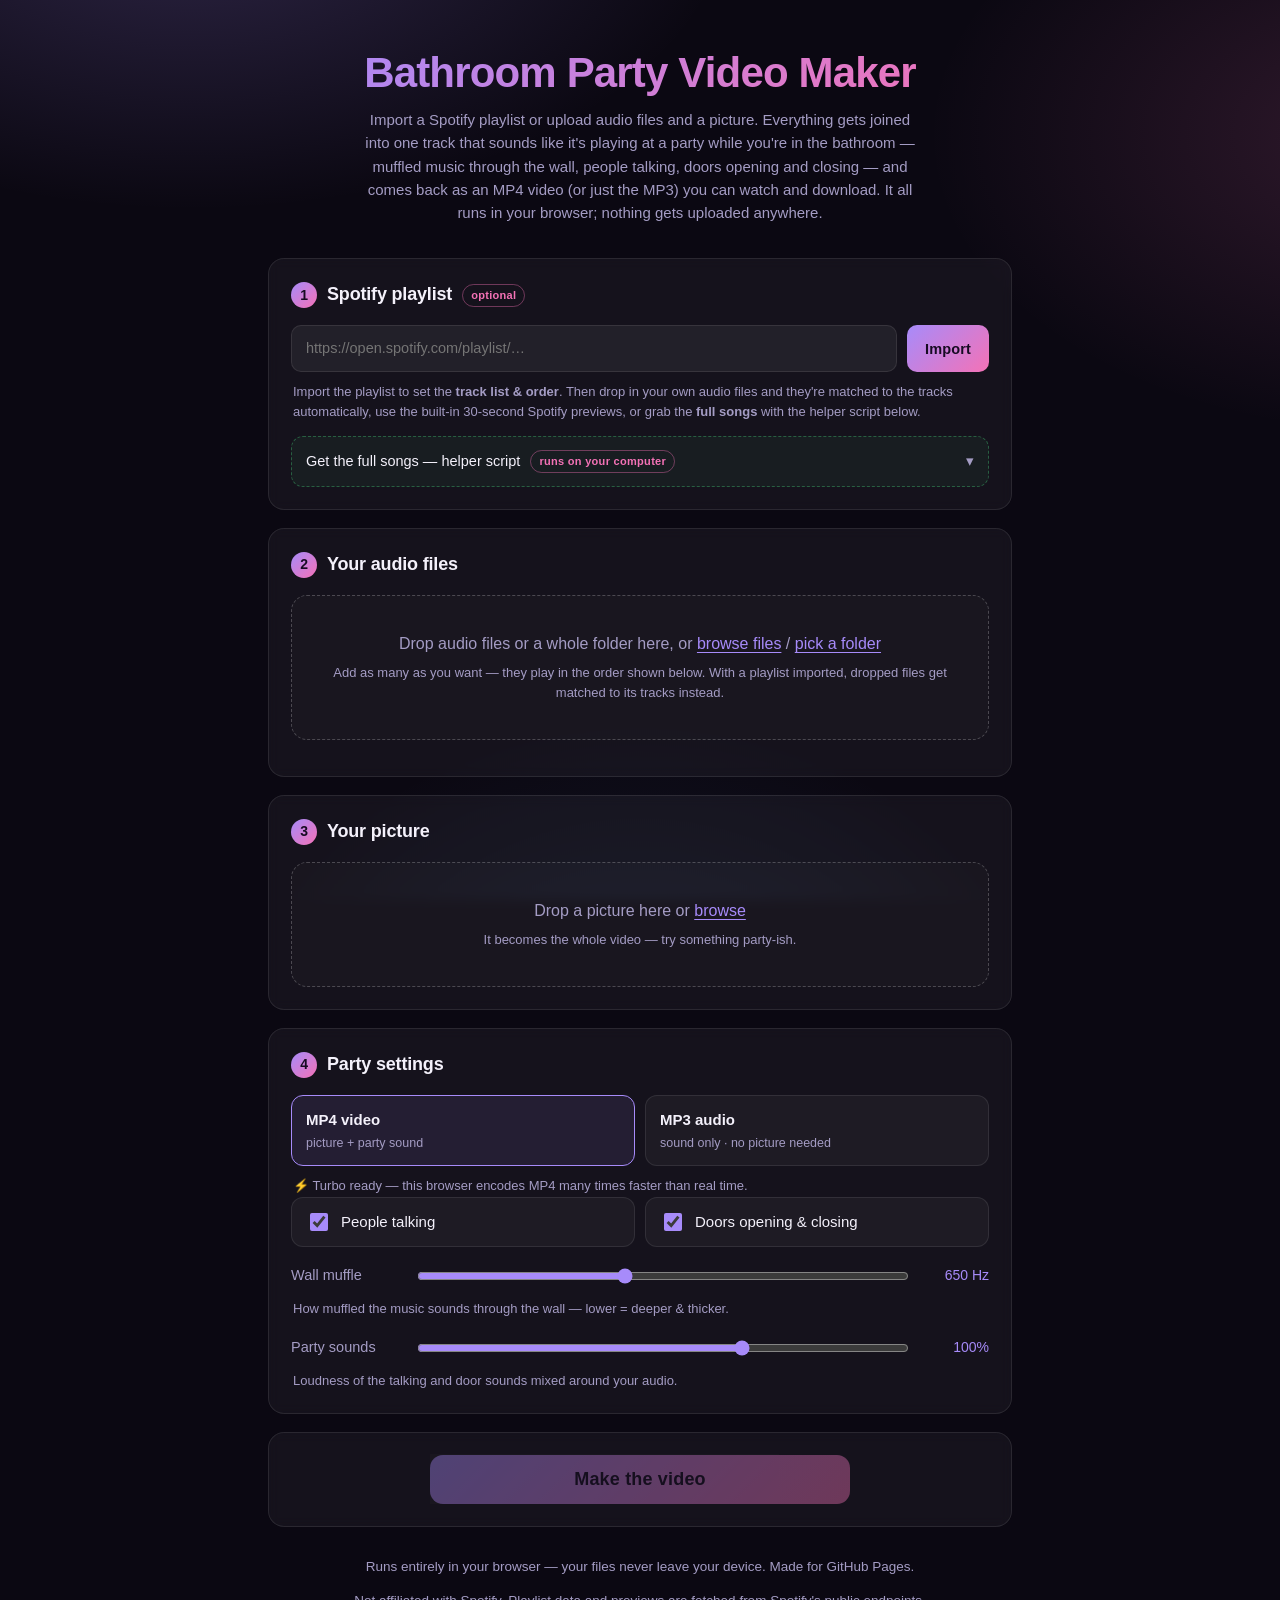
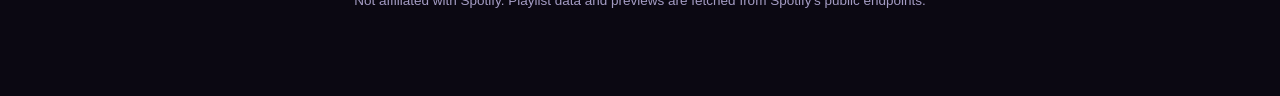
<file: index.html>
<!DOCTYPE html>
<html lang="en">
<head>
  <meta charset="UTF-8">
  <meta name="viewport" content="width=device-width, initial-scale=1">
  <title>Bathroom Party Video Maker</title>
  <meta name="description" content="Join audio files, make them sound like a party outside the bathroom you are sitting in, and export a video with your picture — all in your browser.">
  <link rel="icon" href="data:,">
  <link rel="stylesheet" href="style.css">
</head>
<body>
<div class="wrap">

  <header class="page">
    <h1>Bathroom Party Video Maker</h1>
    <p class="tagline">
      Import a Spotify playlist or upload audio files and a picture. Everything gets joined
      into one track that sounds like it's playing at a party while you're in the bathroom —
      muffled music through the wall, people talking, doors opening and closing — and comes
      back as an MP4 video (or just the MP3) you can watch and download. It all runs in your
      browser; nothing gets uploaded anywhere.
    </p>
  </header>

  <main>

    <section class="card" id="card-spotify">
      <h2><span class="step">1</span>Spotify playlist <span class="badge">optional</span></h2>
      <div class="sp-row">
        <input type="url" id="sp-url" placeholder="https://open.spotify.com/playlist/…" spellcheck="false" autocomplete="off">
        <button id="sp-import" class="primary small" type="button">Import</button>
      </div>
      <p class="hint">Import the playlist to set the <b>track list &amp; order</b>. Then drop in your own audio files and they're matched to the tracks automatically, use the built-in 30-second Spotify previews, or grab the <b>full songs</b> with the helper script below.</p>

      <div id="sp-progress" class="hidden">
        <div class="mini-progress"><div id="sp-progress-fill"></div></div>
        <span class="mini-text" id="sp-progress-text">Loading playlist…</span>
      </div>

      <div id="sp-error" class="sp-error hidden">
        <p>Couldn't load that playlist. It may be <b>private</b>, deleted, or the public importer is busy — check the link and try again, connect your own free Spotify app below for a reliable import (works with private playlists too), or run the <b>helper script</b> further down and load the <code>playlist.json</code> it saves.</p>
      </div>

      <div id="sp-connect" class="sp-connect hidden">
        <p class="hint"><b>One-time setup (~2 min):</b></p>
        <ol class="hint">
          <li>Open <a href="https://developer.spotify.com/dashboard" target="_blank" rel="noopener">developer.spotify.com/dashboard</a> and click <b>Create app</b> (any name works).</li>
          <li>In its settings, add the redirect URI <code id="sp-redirect-uri"></code></li>
          <li>Copy the <b>Client ID</b> into the box below and connect:</li>
        </ol>
        <div class="sp-row">
          <input type="text" id="sp-cid" placeholder="Paste your Spotify Client ID" spellcheck="false" autocomplete="off">
          <button id="sp-connect-btn" class="ghost small" type="button">Connect Spotify</button>
        </div>
        <p class="hint">The Client ID is stored only in your browser and used only to read the playlist you paste.</p>
      </div>

      <div id="sp-panel" class="hidden">
        <div class="sp-head">
          <img id="sp-cover" alt="Playlist cover">
          <div class="sp-headtext">
            <p class="sp-name" id="sp-name"></p>
            <p class="sp-meta" id="sp-meta"></p>
          </div>
          <button id="sp-forget" class="icon" type="button" title="Forget this playlist">✕</button>
        </div>
        <p class="hint">Drop your audio files in step 2 — they'll be matched to these tracks automatically. Use <b>▶</b> to preview a track, build the video straight from Spotify's 30-second previews, or get the <b>full songs</b> with the helper script below.</p>
        <ul id="sp-tracks" class="sp-tracks"></ul>
        <div id="sp-nomatch" class="sp-nomatch hidden"></div>
        <div class="sp-actions">
          <button id="sp-apply" class="primary small" type="button">Use matched files</button>
          <button id="sp-use-previews" class="ghost small" type="button">Use 30s previews</button>
        </div>
        <p class="hint" id="sp-apply-hint"></p>
      </div>
      <input type="file" id="sp-file-pick" accept="audio/*,.mp3,.wav,.m4a,.aac,.ogg,.oga,.opus,.flac,.webm" hidden>

      <details id="sp-helper" class="sp-helper">
        <summary>Get the full songs — helper script <span class="badge">runs on your computer</span></summary>

        <p class="hint">Browsers aren't allowed to download whole songs from Spotify or YouTube — but this tiny Python script can. It reads the playlist and saves each song's audio from YouTube (the classic “metadata&nbsp;+&nbsp;YouTube” method, like <code>spotify-dl</code>, but with no account and no API keys). Files are named <code>01 - Artist - Title</code>, so they snap into the playlist order automatically when you drop them in.</p>
        <ol class="hint">
          <li>One-time setup: <a href="https://github.com/yt-dlp/yt-dlp/wiki/Installation" target="_blank" rel="noopener">install yt-dlp</a>, and <a href="spotify_helper.py" download>download spotify_helper.py</a> (it sits next to this page — keep it anywhere on your computer).</li>
          <li>Run it with your playlist link:
            <span class="cmd-row">
              <code class="cmd" id="sp-helper-cmd">python3 spotify_helper.py "https://open.spotify.com/playlist/…"</code>
              <button id="sp-helper-copy" class="ghost small" type="button">Copy</button>
            </span>
          </li>
          <li>Drop the <code>spotify-tracks</code> folder it creates into step 2 — done.</li>
        </ol>
        <p class="hint">The script also saves <code>playlist.json</code>. If the import above ever fails, <button id="sp-load-json" class="linklike" type="button">load playlist.json</button> to get the track list offline instead.
          <span class="hint-sub">For personal use — please respect Spotify's &amp; YouTube's terms and support the artists.</span>
        </p>
        <input type="file" id="sp-json-input" accept=".json,application/json" hidden>
      </details>
    </section>

    <section class="card">
      <h2><span class="step">2</span>Your audio files</h2>
      <div id="drop-audio" class="dropzone" role="button" tabindex="0" aria-label="Add audio files">
        <input type="file" id="audio-input" accept="audio/*,.mp3,.wav,.m4a,.aac,.ogg,.oga,.opus,.flac,.webm" multiple hidden>
        <input type="file" id="folder-input" webkitdirectory multiple hidden>
        <p>Drop audio files or a whole folder here, or <button id="browse-audio" class="linklike" type="button">browse files</button> / <button id="browse-folder" class="linklike" type="button">pick a folder</button></p>
        <p class="hint">Add as many as you want — they play in the order shown below. With a playlist imported, dropped files get matched to its tracks instead.</p>
      </div>
      <ul id="audio-list" class="file-list"></ul>
      <button id="audio-clear" class="linklike hidden" type="button">clear all</button>
    </section>

    <section class="card">
      <h2><span class="step">3</span>Your picture</h2>
      <div id="drop-image" class="dropzone" role="button" tabindex="0" aria-label="Add a picture">
        <input type="file" id="image-input" accept="image/*,.png,.jpg,.jpeg,.webp,.gif,.bmp,.avif" hidden>
        <p>Drop a picture here or <button id="browse-image" class="linklike" type="button">browse</button></p>
        <p class="hint">It becomes the whole video — try something party-ish.</p>
        <p class="hint" id="image-note"></p>
      </div>
      <div id="image-preview" class="image-preview hidden">
        <img id="image-thumb" alt="Your selected picture">
      </div>
    </section>

    <section class="card">
      <h2><span class="step">4</span>Party settings</h2>
      <div class="fmt-row" role="radiogroup" aria-label="Output format">
        <label class="fmt">
          <input type="radio" name="fmt" value="mp4" checked>
          <span class="fmt-box">
            <span class="fmt-name">MP4 video</span>
            <span class="fmt-sub">picture + party sound</span>
          </span>
        </label>
        <label class="fmt">
          <input type="radio" name="fmt" value="mp3">
          <span class="fmt-box">
            <span class="fmt-name">MP3 audio</span>
            <span class="fmt-sub">sound only · no picture needed</span>
          </span>
        </label>
      </div>
      <p class="hint" id="fmt-hint"></p>
      <div class="checks">
        <label class="check"><input type="checkbox" id="opt-talking" checked> People talking</label>
        <label class="check"><input type="checkbox" id="opt-doors" checked> Doors opening &amp; closing</label>
      </div>
      <div class="slider-row">
        <label for="opt-muffle">Wall muffle</label>
        <input type="range" id="opt-muffle" min="250" max="1200" step="10" value="650">
        <span class="val" id="muffle-val">650 Hz</span>
      </div>
      <p class="hint">How muffled the music sounds through the wall — lower = deeper &amp; thicker.</p>
      <div class="slider-row">
        <label for="opt-volume">Party sounds</label>
        <input type="range" id="opt-volume" min="0" max="150" step="5" value="100">
        <span class="val" id="volume-val">100%</span>
      </div>
      <p class="hint">Loudness of the talking and door sounds mixed around your audio.</p>
    </section>

    <section class="card make">
      <button id="make-btn" class="primary" type="button" disabled>Make the video</button>
      <div id="status" class="status hidden">
        <div class="progress" role="progressbar" aria-label="Progress" aria-valuemin="0" aria-valuemax="100">
          <div id="progress-fill" class="fill"></div>
        </div>
        <p class="status-line"><span id="status-label">…</span><span id="progress-pct"></span></p>
      </div>
    </section>

    <section class="card hidden" id="step-result">
      <h2><span class="step">5</span><span id="result-title">Your video</span></h2>
      <video id="result-video" controls playsinline></video>
      <audio id="result-audio" controls class="hidden"></audio>
      <p class="hint" id="video-info"></p>
      <div class="result-btns">
        <a id="download-btn" class="primary download" download="bathroom-party-video.webm">Download video</a>
        <button id="remake-btn" class="ghost" type="button">Start over</button>
      </div>
    </section>

  </main>

  <footer>
    <p>Runs entirely in your browser — your files never leave your device. Made for GitHub Pages.</p>
    <p>Not affiliated with Spotify. Playlist data and previews are fetched from Spotify's public endpoints.</p>
  </footer>

</div>

<div id="toasts" aria-live="polite"></div>
<noscript><p style="text-align:center;color:#fb7185;padding:0 20px">This tool needs JavaScript to run — please enable it and reload.</p></noscript>
<!-- vendored libraries, so the site stays fully self-hosted on GitHub Pages:
     mp4-muxer (MIT, github.com/Vanilagy/mp4-muxer) and lamejs (LGPL, github.com/breezystack/lamejs) -->
<script src="mp4-muxer.min.js"></script>
<script src="lame.min.js"></script>
<script src="script.js"></script>
</body>
</html>
</file>
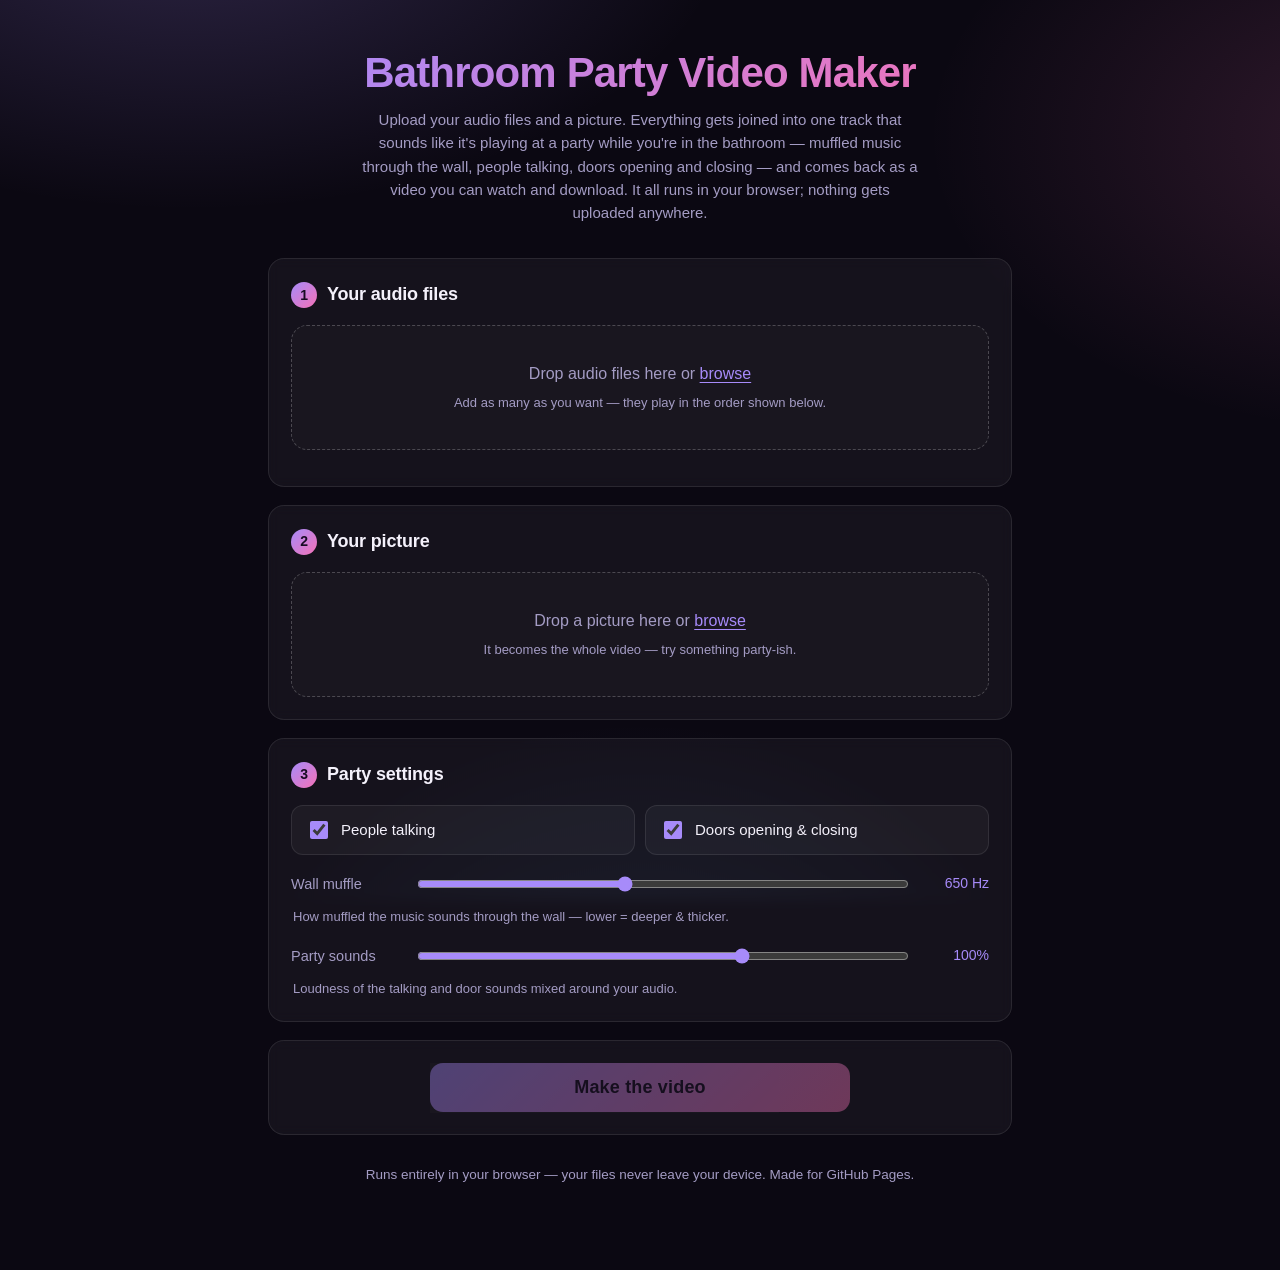
<file: index (2).html>
<!DOCTYPE html>
<html lang="en">
<head>
  <meta charset="UTF-8">
  <meta name="viewport" content="width=device-width, initial-scale=1">
  <title>Bathroom Party Video Maker</title>
  <meta name="description" content="Join audio files, make them sound like a party outside the bathroom you are sitting in, and export a video with your picture — all in your browser.">
  <link rel="icon" href="data:,">
  <link rel="stylesheet" href="style.css">
</head>
<body>
<div class="wrap">

  <header class="page">
    <h1>Bathroom Party Video Maker</h1>
    <p class="tagline">
      Upload your audio files and a picture. Everything gets joined into one track
      that sounds like it's playing at a party while you're in the bathroom — muffled
      music through the wall, people talking, doors opening and closing — and comes
      back as a video you can watch and download. It all runs in your browser;
      nothing gets uploaded anywhere.
    </p>
  </header>

  <main>

    <section class="card">
      <h2><span class="step">1</span>Your audio files</h2>
      <div id="drop-audio" class="dropzone" role="button" tabindex="0" aria-label="Add audio files">
        <input type="file" id="audio-input" accept="audio/*,.mp3,.wav,.m4a,.aac,.ogg,.oga,.opus,.flac,.webm" multiple hidden>
        <p>Drop audio files here or <button id="browse-audio" class="linklike" type="button">browse</button></p>
        <p class="hint">Add as many as you want — they play in the order shown below.</p>
      </div>
      <ul id="audio-list" class="file-list"></ul>
      <button id="audio-clear" class="linklike hidden" type="button">clear all</button>
    </section>

    <section class="card">
      <h2><span class="step">2</span>Your picture</h2>
      <div id="drop-image" class="dropzone" role="button" tabindex="0" aria-label="Add a picture">
        <input type="file" id="image-input" accept="image/*,.png,.jpg,.jpeg,.webp,.gif,.bmp,.avif" hidden>
        <p>Drop a picture here or <button id="browse-image" class="linklike" type="button">browse</button></p>
        <p class="hint">It becomes the whole video — try something party-ish.</p>
      </div>
      <div id="image-preview" class="image-preview hidden">
        <img id="image-thumb" alt="Your selected picture">
      </div>
    </section>

    <section class="card">
      <h2><span class="step">3</span>Party settings</h2>
      <div class="checks">
        <label class="check"><input type="checkbox" id="opt-talking" checked> People talking</label>
        <label class="check"><input type="checkbox" id="opt-doors" checked> Doors opening &amp; closing</label>
      </div>
      <div class="slider-row">
        <label for="opt-muffle">Wall muffle</label>
        <input type="range" id="opt-muffle" min="250" max="1200" step="10" value="650">
        <span class="val" id="muffle-val">650 Hz</span>
      </div>
      <p class="hint">How muffled the music sounds through the wall — lower = deeper &amp; thicker.</p>
      <div class="slider-row">
        <label for="opt-volume">Party sounds</label>
        <input type="range" id="opt-volume" min="0" max="150" step="5" value="100">
        <span class="val" id="volume-val">100%</span>
      </div>
      <p class="hint">Loudness of the talking and door sounds mixed around your audio.</p>
    </section>

    <section class="card make">
      <button id="make-btn" class="primary" type="button" disabled>Make the video</button>
      <div id="status" class="status hidden">
        <div class="progress" role="progressbar" aria-label="Progress" aria-valuemin="0" aria-valuemax="100">
          <div id="progress-fill" class="fill"></div>
        </div>
        <p class="status-line"><span id="status-label">…</span><span id="progress-pct"></span></p>
      </div>
    </section>

    <section class="card hidden" id="step-result">
      <h2><span class="step">4</span>Your video</h2>
      <video id="result-video" controls playsinline></video>
      <p class="hint" id="video-info"></p>
      <div class="result-btns">
        <a id="download-btn" class="primary download" download="bathroom-party-video.webm">Download video</a>
        <button id="remake-btn" class="ghost" type="button">Start over</button>
      </div>
    </section>

  </main>

  <footer>
    <p>Runs entirely in your browser — your files never leave your device. Made for GitHub Pages.</p>
  </footer>

</div>

<div id="toasts" aria-live="polite"></div>
<noscript><p style="text-align:center;color:#fb7185;padding:0 20px">This tool needs JavaScript to run — please enable it and reload.</p></noscript>
<script src="script.js"></script>
</body>
</html>
</file>
<file: style.css>
/* Bathroom Party Video Maker — dark party theme */

* { box-sizing: border-box; }

:root {
  --bg: #0b0812;
  --panel: rgba(255, 255, 255, 0.045);
  --panel-brd: rgba(255, 255, 255, 0.09);
  --text: #f4f1fb;
  --muted: #a49cc4;
  --acc1: #a78bfa;
  --acc2: #f472b6;
  --grad: linear-gradient(135deg, var(--acc1), var(--acc2));
  --danger: #fb7185;
  --r: 16px;
}

html { color-scheme: dark; }

body {
  margin: 0;
  min-height: 100vh;
  background: var(--bg);
  color: var(--text);
  font: 16px/1.55 -apple-system, BlinkMacSystemFont, "Segoe UI", Roboto, Inter, "Helvetica Neue", Arial, sans-serif;
  background-image:
    radial-gradient(900px 500px at 15% -10%, rgba(167, 139, 250, 0.22), transparent 60%),
    radial-gradient(800px 500px at 110% 15%, rgba(244, 114, 182, 0.16), transparent 60%),
    radial-gradient(700px 600px at 50% 120%, rgba(96, 165, 250, 0.10), transparent 60%);
  background-attachment: fixed;
}

.wrap { max-width: 780px; margin: 0 auto; padding: 28px 18px 70px; }

/* ---------- header ---------- */
header.page { text-align: center; margin: 22px 0 34px; }
h1 {
  font-size: clamp(28px, 5.5vw, 42px);
  margin: 0 0 12px;
  letter-spacing: -0.02em;
  line-height: 1.1;
  background: var(--grad);
  -webkit-background-clip: text;
  background-clip: text;
  color: transparent;
}
.tagline { color: var(--muted); margin: 0 auto; max-width: 560px; font-size: 15px; }

/* ---------- cards / steps ---------- */
.card {
  background: var(--panel);
  border: 1px solid var(--panel-brd);
  border-radius: var(--r);
  padding: 22px;
  margin-bottom: 18px;
  backdrop-filter: blur(6px);
}
h2 {
  display: flex;
  align-items: center;
  gap: 10px;
  font-size: 18px;
  margin: 0 0 16px;
  letter-spacing: -0.01em;
}
.step {
  display: inline-flex;
  align-items: center;
  justify-content: center;
  width: 26px;
  height: 26px;
  border-radius: 999px;
  background: var(--grad);
  color: #170b23;
  font-size: 14px;
  font-weight: 800;
  flex: none;
}

/* ---------- dropzones ---------- */
.dropzone {
  border: 1.5px dashed rgba(255, 255, 255, 0.22);
  border-radius: var(--r);
  padding: 30px 20px;
  text-align: center;
  color: var(--muted);
  cursor: pointer;
  transition: border-color 0.2s, background 0.2s, transform 0.2s, color 0.2s;
  background: rgba(255, 255, 255, 0.02);
}
.dropzone p { margin: 6px 0; }
.dropzone:hover, .dropzone.drag, .dropzone:focus-visible {
  border-color: var(--acc1);
  background: rgba(167, 139, 250, 0.08);
  color: var(--text);
  outline: none;
}
.dropzone.drag { transform: scale(1.006); box-shadow: 0 0 0 4px rgba(167, 139, 250, 0.12); }
.dropzone.slim { padding: 14px; }

.hint { color: var(--muted); font-size: 13px; margin: 10px 2px 0; }

/* ---------- file list ---------- */
.file-list { list-style: none; margin: 14px 0 0; padding: 0; display: flex; flex-direction: column; gap: 8px; }
.file-row {
  display: flex;
  align-items: center;
  gap: 10px;
  background: rgba(255, 255, 255, 0.05);
  border: 1px solid var(--panel-brd);
  border-radius: 12px;
  padding: 9px 12px;
}
.file-num { color: var(--acc1); font-weight: 700; font-size: 14px; flex: none; }
.file-name {
  flex: 1;
  min-width: 0;
  overflow: hidden;
  text-overflow: ellipsis;
  white-space: nowrap;
  font-size: 14.5px;
}
.file-meta { color: var(--muted); font-size: 12.5px; flex: none; }
.row-btns { display: flex; gap: 6px; flex: none; }

button.icon {
  background: rgba(255, 255, 255, 0.07);
  border: 1px solid var(--panel-brd);
  color: var(--text);
  width: 30px;
  height: 28px;
  border-radius: 8px;
  cursor: pointer;
  font-size: 13px;
  line-height: 1;
  transition: background 0.15s;
}
button.icon:hover { background: rgba(255, 255, 255, 0.16); }
button.icon.remove:hover { background: rgba(251, 113, 133, 0.25); border-color: var(--danger); color: #fecdd3; }
button.icon:disabled { opacity: 0.35; cursor: default; }
button.icon:disabled:hover { background: rgba(255, 255, 255, 0.07); }

/* ---------- image preview ---------- */
.image-preview { margin-top: 14px; text-align: center; }
.image-preview img {
  max-width: 100%;
  max-height: 260px;
  border-radius: 14px;
  border: 1px solid var(--panel-brd);
  box-shadow: 0 10px 30px rgba(0, 0, 0, 0.35);
}

/* ---------- options ---------- */
.fmt-row { display: grid; grid-template-columns: 1fr 1fr; gap: 10px; margin-bottom: 4px; }
@media (max-width: 560px) { .fmt-row { grid-template-columns: 1fr; } }
.fmt { display: block; position: relative; }
.fmt input { position: absolute; opacity: 0; width: 1px; height: 1px; margin: 0; }
.fmt-box {
  display: flex; flex-direction: column; gap: 3px;
  border: 1px solid var(--panel-brd);
  background: rgba(255, 255, 255, 0.04);
  border-radius: 12px;
  padding: 12px 14px;
  cursor: pointer;
  height: 100%;
  transition: border-color 0.15s, background 0.15s;
}
.fmt:hover .fmt-box { border-color: rgba(167, 139, 250, 0.5); }
.fmt input:checked + .fmt-box { border-color: var(--acc1); background: rgba(167, 139, 250, 0.10); }
.fmt input:focus-visible + .fmt-box { outline: 2px solid var(--acc2); outline-offset: 2px; }
.fmt-name { font-weight: 700; font-size: 15px; }
.fmt-sub { color: var(--muted); font-size: 12.5px; }

.checks { display: grid; grid-template-columns: 1fr 1fr; gap: 10px; margin-bottom: 6px; }
@media (max-width: 560px) { .checks { grid-template-columns: 1fr; } }
.check {
  display: flex;
  align-items: center;
  gap: 10px;
  background: rgba(255, 255, 255, 0.04);
  border: 1px solid var(--panel-brd);
  border-radius: 12px;
  padding: 12px 14px;
  cursor: pointer;
  font-size: 15px;
  transition: border-color 0.15s, background 0.15s;
}
.check:hover { border-color: rgba(167, 139, 250, 0.5); }
.check input { width: 18px; height: 18px; accent-color: var(--acc1); cursor: pointer; }
.check input:disabled { opacity: 0.4; cursor: not-allowed; }

.slider-row {
  display: flex;
  align-items: center;
  gap: 14px;
  margin-top: 16px;
}
.slider-row label { flex: none; width: 110px; color: var(--muted); font-size: 14.5px; }
.slider-row input[type="range"] { flex: 1; accent-color: var(--acc1); height: 22px; cursor: pointer; }
.slider-row .val { flex: none; width: 64px; text-align: right; font-size: 14px; color: var(--acc1); font-variant-numeric: tabular-nums; }

/* ---------- buttons ---------- */
.linklike {
  background: none;
  border: none;
  color: var(--acc1);
  cursor: pointer;
  font: inherit;
  text-decoration: underline;
  text-underline-offset: 3px;
  padding: 0;
}
.linklike:hover { color: #c4b5fd; }
#audio-clear { display: inline-block; margin-top: 10px; font-size: 13px; }

.primary {
  display: inline-block;
  border: none;
  cursor: pointer;
  background: var(--grad);
  color: #170b23;
  font-weight: 800;
  font-size: 17px;
  padding: 14px 30px;
  border-radius: 13px;
  transition: transform 0.18s, box-shadow 0.18s, opacity 0.18s;
  text-decoration: none;
  letter-spacing: 0.01em;
}
.primary:hover:not(:disabled) { transform: translateY(-2px); box-shadow: 0 12px 32px rgba(167, 139, 250, 0.35); }
.primary:disabled { opacity: 0.4; cursor: not-allowed; }
.primary:focus-visible, .linklike:focus-visible, .icon:focus-visible, .ghost:focus-visible, .dropzone:focus-visible {
  outline: 2px solid var(--acc2);
  outline-offset: 2px;
}

.ghost {
  background: none;
  border: 1px solid var(--panel-brd);
  color: var(--muted);
  cursor: pointer;
  font: inherit;
  font-size: 15px;
  padding: 13px 22px;
  border-radius: 13px;
  transition: border-color 0.15s, color 0.15s;
}
.ghost:hover { border-color: var(--acc1); color: var(--text); }

.card.make { text-align: center; }
.card.make .primary { width: 100%; max-width: 420px; font-size: 18px; }

/* ---------- progress ---------- */
.status { margin-top: 18px; }
.progress {
  height: 14px;
  border-radius: 999px;
  background: rgba(255, 255, 255, 0.08);
  overflow: hidden;
  position: relative;
}
.progress .fill {
  height: 100%;
  width: 0%;
  border-radius: 999px;
  background: var(--grad);
  transition: width 0.25s ease;
}
.progress .fill.indeterminate {
  width: 38%;
  animation: slide 1.15s ease-in-out infinite;
}
@keyframes slide {
  0% { transform: translateX(-110%); }
  100% { transform: translateX(290%); }
}
@media (prefers-reduced-motion: reduce) {
  .progress .fill.indeterminate { animation: none; opacity: 0.7; }
}
.status-line {
  display: flex;
  justify-content: space-between;
  gap: 12px;
  color: var(--muted);
  font-size: 14px;
  margin: 9px 2px 0;
}
#progress-pct { font-variant-numeric: tabular-nums; color: var(--acc1); flex: none; }

/* ---------- result ---------- */
#step-result .hidden { display: none; }
#result-video {
  width: 100%;
  border-radius: 14px;
  background: #000;
  display: block;
  margin-bottom: 6px;
  max-height: 70vh;
}
#result-audio { width: 100%; display: block; margin: 4px 0 6px; }
.result-btns { display: flex; gap: 12px; flex-wrap: wrap; margin-top: 14px; }
.result-btns .download { font-size: 16px; }
.result-btns .ghost { padding: 13px 20px; }

/* ---------- footer ---------- */
footer { text-align: center; margin-top: 30px; }
footer p { color: var(--muted); font-size: 13.5px; }

/* ---------- toasts ---------- */
#toasts {
  position: fixed;
  right: 16px;
  bottom: 16px;
  display: flex;
  flex-direction: column;
  gap: 8px;
  z-index: 50;
  max-width: min(420px, 90vw);
}
.toast {
  background: #241a3a;
  border: 1px solid var(--panel-brd);
  border-left: 3px solid var(--acc1);
  padding: 11px 14px;
  border-radius: 10px;
  font-size: 14px;
  box-shadow: 0 8px 24px rgba(0, 0, 0, 0.4);
  transition: opacity 0.4s, transform 0.4s;
}
.toast.err { border-left-color: var(--danger); }
.toast.out { opacity: 0; transform: translateX(12px); }

/* ---------- busy state ---------- */
body.busy .dropzone, body.busy .file-list, body.busy .checks, body.busy .slider-row,
body.busy .fmt-row, body.busy #audio-clear, body.busy #card-spotify { pointer-events: none; opacity: 0.55; }

.hidden { display: none !important; }

/* ---------- spotify import ---------- */
.badge {
  font-size: 11px; font-weight: 600; color: var(--acc2);
  border: 1px solid rgba(244, 114, 182, 0.4);
  padding: 2px 8px; border-radius: 999px; letter-spacing: 0.3px;
}
.sp-row { display: flex; gap: 10px; margin-bottom: 8px; }
.sp-row input {
  flex: 1; min-width: 0;
  background: rgba(255, 255, 255, 0.06);
  border: 1px solid var(--panel-brd);
  color: var(--text);
  border-radius: 10px;
  padding: 11px 14px;
  font: inherit;
  font-size: 14.5px;
}
.sp-row input:focus-visible { outline: 2px solid var(--acc2); outline-offset: 1px; border-color: transparent; }
.primary.small, .ghost.small { padding: 10px 18px; font-size: 14.5px; border-radius: 10px; }

#sp-progress { margin: 6px 0 4px; }
.mini-progress { height: 7px; border-radius: 999px; background: rgba(255, 255, 255, 0.08); overflow: hidden; }
.mini-progress > div { height: 100%; width: 0%; background: var(--grad); border-radius: 999px; transition: width 0.2s; }
.mini-text { display: block; color: var(--muted); font-size: 13.5px; margin-top: 7px; }

.sp-error {
  border: 1px solid rgba(251, 113, 133, 0.35);
  background: rgba(251, 113, 133, 0.09);
  color: #fecdd3;
  border-radius: 12px;
  padding: 12px 14px;
  font-size: 14px;
  margin: 10px 0 4px;
}
.sp-error p { margin: 0; }

.sp-connect {
  border: 1px dashed rgba(167, 139, 250, 0.4);
  background: rgba(167, 139, 250, 0.06);
  border-radius: 12px;
  padding: 14px 16px;
  margin-top: 12px;
}
.sp-connect ol { margin: 6px 0 10px; padding-left: 20px; color: var(--muted); }
.sp-connect li { margin: 4px 0; }
.sp-connect code {
  background: rgba(255, 255, 255, 0.1);
  padding: 2px 6px; border-radius: 6px;
  font-size: 12.5px; word-break: break-all;
  color: var(--acc1);
}
.sp-connect a { color: var(--acc1); }

.sp-head { display: flex; align-items: center; gap: 14px; margin-bottom: 6px; }
.sp-head img {
  width: 64px; height: 64px; border-radius: 10px;
  object-fit: cover; background: rgba(255, 255, 255, 0.08);
  border: 1px solid var(--panel-brd);
}
.sp-headtext { flex: 1; min-width: 0; }
.sp-name { margin: 0; font-weight: 700; font-size: 17px; overflow: hidden; text-overflow: ellipsis; white-space: nowrap; }
.sp-meta { margin: 3px 0 0; color: var(--muted); font-size: 13px; }

.sp-tracks {
  list-style: none;
  margin: 12px 0 0; padding: 0 6px 0 0;
  max-height: 340px; overflow-y: auto;
  display: flex; flex-direction: column; gap: 6px;
  scrollbar-width: thin;
  scrollbar-color: rgba(167, 139, 250, 0.35) transparent;
}
.sp-tracks::-webkit-scrollbar { width: 8px; }
.sp-tracks::-webkit-scrollbar-thumb { background: rgba(167, 139, 250, 0.3); border-radius: 999px; }
.sp-track {
  display: flex; align-items: center; gap: 9px;
  background: rgba(255, 255, 255, 0.04);
  border: 1px solid var(--panel-brd);
  border-radius: 10px;
  padding: 7px 10px;
}
.sp-track.matched { border-color: rgba(74, 222, 128, 0.35); background: rgba(74, 222, 128, 0.06); }
.sp-track.skipped { opacity: 0.45; }
.sp-track.skipped .sp-tname { text-decoration: line-through; }
.sp-num { color: var(--muted); font-size: 12px; width: 20px; text-align: right; flex: none; font-variant-numeric: tabular-nums; }
button.sp-prev { flex: none; width: 28px; height: 28px; border-radius: 50%; }
.sp-info { flex: 1; min-width: 0; }
.sp-tname { font-size: 14px; overflow: hidden; text-overflow: ellipsis; white-space: nowrap; }
.sp-tartist { color: var(--muted); font-size: 12.5px; overflow: hidden; text-overflow: ellipsis; white-space: nowrap; }
.sp-dur { color: var(--muted); font-size: 12px; flex: none; font-variant-numeric: tabular-nums; }
.sp-file { flex: none; max-width: 34%; display: flex; align-items: center; gap: 6px; min-width: 92px; justify-content: flex-end; }
.sp-file .fname { font-size: 12.5px; color: #4ade80; overflow: hidden; text-overflow: ellipsis; white-space: nowrap; }
.sp-file .fname::before { content: '♫ '; }
button.sp-mini {
  background: rgba(255, 255, 255, 0.07);
  border: 1px solid var(--panel-brd);
  color: var(--muted);
  cursor: pointer; border-radius: 8px;
  font: inherit; font-size: 12px;
  padding: 4px 8px; white-space: nowrap;
}
button.sp-mini:hover { color: var(--text); border-color: var(--acc1); }
button.sp-mini.on { color: #4ade80; border-color: rgba(74, 222, 128, 0.4); }

.sp-nomatch { margin-top: 10px; border: 1px dashed rgba(255, 255, 255, 0.18); border-radius: 10px; padding: 10px 12px; }
.nm-title { color: var(--muted); font-size: 13px; margin: 0 0 8px; }
.nm-chip { display: flex; align-items: center; gap: 8px; margin: 5px 0; font-size: 13px; }
.nm-chip .nm-name { flex: 1; min-width: 0; overflow: hidden; text-overflow: ellipsis; white-space: nowrap; }
.nm-chip.added .nm-name { color: #4ade80; }
.nm-chip.added .nm-name::after { content: ' (will be appended)'; color: var(--muted); font-size: 11px; }
.sp-actions { display: flex; gap: 10px; flex-wrap: wrap; margin-top: 14px; }

/* ---------- "get full songs" helper box ---------- */
.sp-helper {
  border: 1px dashed rgba(74, 222, 128, 0.35);
  background: rgba(74, 222, 128, 0.05);
  border-radius: 12px;
  padding: 0 14px;
  margin-top: 14px;
}
.sp-helper summary {
  cursor: pointer;
  padding: 13px 0;
  font-size: 14.5px;
  color: var(--text);
  list-style: none;
  display: flex;
  align-items: center;
  gap: 10px;
  flex-wrap: wrap;
  user-select: none;
}
.sp-helper summary::-webkit-details-marker { display: none; }
.sp-helper summary::after {
  content: '▾';
  margin-left: auto;
  color: var(--muted);
  transition: transform 0.15s;
}
.sp-helper[open] summary::after { transform: rotate(180deg); }
.sp-helper summary:hover { color: #86efac; }
.sp-helper[open] { padding-bottom: 6px; }
.sp-helper ol { margin: 4px 0 10px; padding-left: 20px; }
.sp-helper li { margin: 9px 0; }
.sp-helper code {
  background: rgba(255, 255, 255, 0.08);
  padding: 1px 6px;
  border-radius: 6px;
  font-size: 12.5px;
  word-break: break-all;
  color: #bbf7d0;
}
.sp-helper a { color: var(--acc1); }
.cmd-row { display: flex; gap: 8px; align-items: stretch; flex-wrap: wrap; margin-top: 6px; }
.cmd-row code.cmd {
  flex: 1;
  min-width: 220px;
  display: block;
  padding: 10px 12px;
  border: 1px solid var(--panel-brd);
  line-height: 1.5;
  font-size: 12px;
}
.cmd-row .ghost.small { flex: none; align-self: center; }
.hint-sub { display: block; margin-top: 5px; opacity: 0.7; font-size: 12px; }
.sp-helper .linklike { font-size: 13px; }
</file>
